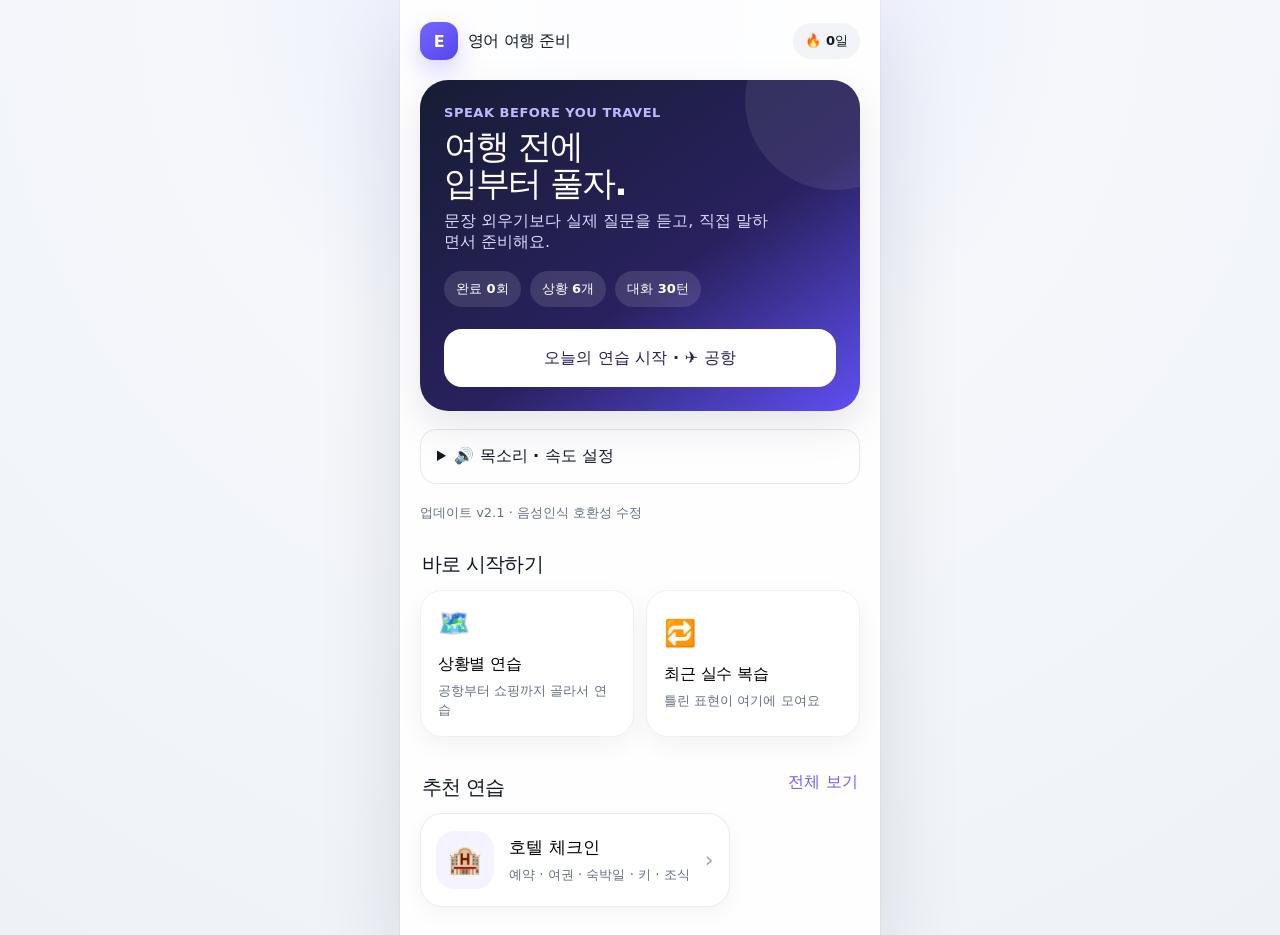
<file: index.html>
<!doctype html>
<html lang="ko">
<head>
  <meta charset="UTF-8" />
  <meta name="viewport" content="width=device-width, initial-scale=1, viewport-fit=cover" />
  <meta name="theme-color" content="#101828" />
  <meta name="description" content="여행 상황을 듣고 직접 말하며 연습하는 초보자용 여행 영어 앱" />
  <link rel="manifest" href="./manifest.webmanifest" />
  <link rel="apple-touch-icon" href="./public/icon-192.png" />
  <link rel="stylesheet" href="./src/styles.css" />
  <title>영어 여행 준비</title>
</head>
<body>
  <main id="app" aria-live="polite"></main>
  <script type="module" src="./src/app.js"></script>
</body>
</html>
</file>
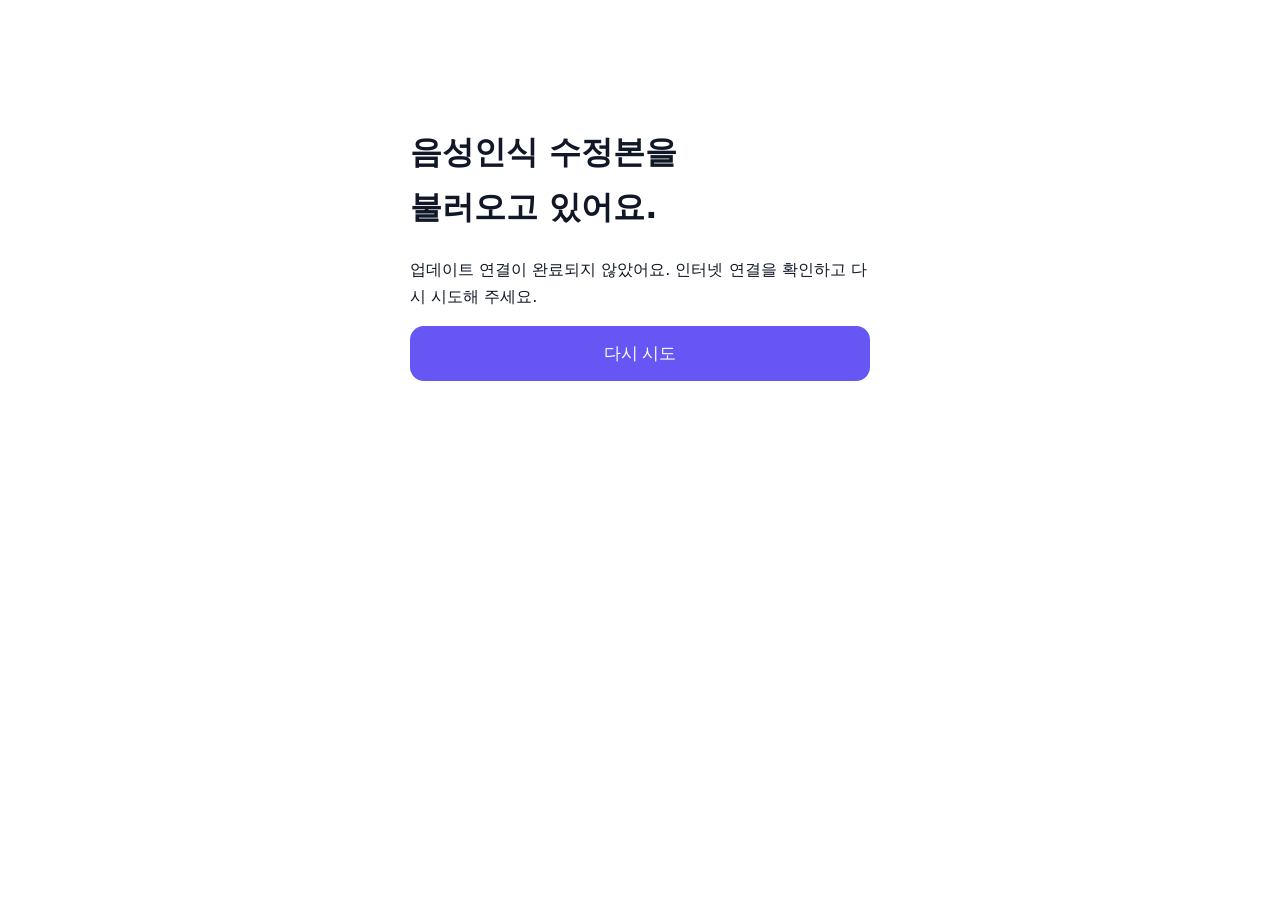
<file: update.html>
<!doctype html>
<html lang="ko"><meta charset="utf-8"><meta name="viewport" content="width=device-width,initial-scale=1">
<title>영어 여행 준비 · 업데이트</title>
<style>body{font-family:system-ui,sans-serif;max-width:460px;margin:80px auto;padding:24px;line-height:1.7;color:#101828}button{background:#6656f4;color:white;border:0;border-radius:14px;padding:16px;font-size:17px;width:100%}</style>
<h1>음성인식 수정본을<br>불러오고 있어요.</h1><p id="status" role="status">학습 기록은 그대로 유지돼요. 잠시만 기다려 주세요.</p><button id="retry" hidden>다시 시도</button>
<script>
const statusText=document.querySelector('#status');
document.querySelector('#retry').onclick=()=>location.reload();
function activated(worker){return new Promise((resolve,reject)=>{
 const timer=setTimeout(()=>finish(new Error('timeout')),25000);
 function finish(error){clearTimeout(timer);worker.removeEventListener('statechange',check);error?reject(error):resolve();}
 function check(){if(worker.state==='activated')finish();if(worker.state==='redundant')finish(new Error('install'));}
 worker.addEventListener('statechange',check);check();
});}
(async()=>{
 try{
  if('serviceWorker' in navigator){
   const registration=await navigator.serviceWorker.register('./sw.js',{updateViaCache:'none'});
   await registration.update();
   const incoming=registration.installing||registration.waiting;
   if(incoming)await activated(incoming);
   await navigator.serviceWorker.ready;
  }
  location.replace('./?v=2.1');
 }catch{
  statusText.textContent='업데이트 연결이 완료되지 않았어요. 인터넷 연결을 확인하고 다시 시도해 주세요.';
  document.querySelector('#retry').hidden=false;
 }
})();
</script></html>
</file>
<file: src/styles.css>
:root {
  font-family: Inter, Pretendard, "Noto Sans KR", system-ui, -apple-system, BlinkMacSystemFont, "Segoe UI", sans-serif;
  color: #101828;
  background: #eef2f7;
  font-synthesis: none;
  --ink: #101828;
  --muted: #667085;
  --line: #e4e7ec;
  --surface: #ffffff;
  --brand: #6d5dfc;
  --brand-2: #22c55e;
  --danger: #ef4444;
  --warning: #f59e0b;
  --shadow: 0 16px 40px rgba(16, 24, 40, .10);
}
* { box-sizing: border-box; }
html, body { min-height: 100%; }
body { margin: 0; background: radial-gradient(circle at top, #e8e9ff 0, #f5f7fb 38%, #eef2f7 100%); }
button { font: inherit; }
button, [role="button"] { -webkit-tap-highlight-color: transparent; }
#app { min-height: 100dvh; }
.app-shell {
  width: min(100%, 480px);
  min-height: 100dvh;
  margin: 0 auto;
  background: rgba(255,255,255,.92);
  position: relative;
  overflow: hidden;
  box-shadow: 0 0 0 1px rgba(16,24,40,.03), 0 32px 80px rgba(16,24,40,.12);
}
.screen { padding: max(22px, env(safe-area-inset-top)) 20px max(28px, env(safe-area-inset-bottom)); min-height: 100dvh; }
.topbar { display:flex; align-items:center; justify-content:space-between; gap:12px; margin-bottom:20px; }
.logo { display:flex; align-items:center; gap:10px; font-weight:900; letter-spacing:-.04em; }
.logo-mark { width:38px; height:38px; border-radius:13px; display:grid; place-items:center; background:linear-gradient(145deg,#7667ff,#5646ee); color:white; box-shadow:0 10px 24px rgba(109,93,252,.28); }
.icon-button { width:48px; height:48px; border:0; border-radius:16px; background:#f2f4f7; cursor:pointer; font-size:20px; }
.eyebrow { color:var(--brand); font-weight:800; font-size:13px; letter-spacing:.04em; margin:0 0 8px; }
h1,h2,h3,p { margin-top:0; }
h1 { margin-bottom:10px; font-size:34px; line-height:1.08; letter-spacing:-.055em; }
h2 { font-size:26px; letter-spacing:-.045em; }
.muted { color:var(--muted); line-height:1.55; }
.hero { padding:25px 24px 24px; border-radius:28px; color:white; background:linear-gradient(145deg,#171d34 0%,#29215f 58%,#604ff4 100%); box-shadow:var(--shadow); position:relative; overflow:hidden; }
.hero::after { content:""; position:absolute; width:180px; height:180px; border-radius:50%; background:rgba(255,255,255,.08); right:-65px; top:-70px; }
.hero h1 { max-width:300px; position:relative; z-index:1; }
.hero p { color:#dcd9ff; max-width:330px; position:relative; z-index:1; }
.stat-row { display:flex; gap:9px; margin:18px 0 0; flex-wrap:wrap; }
.stat-chip { padding:9px 12px; border-radius:999px; background:rgba(255,255,255,.12); backdrop-filter:blur(6px); font-size:13px; font-weight:750; }
.primary-button { width:100%; min-height:58px; border:0; border-radius:18px; background:linear-gradient(135deg,#7464ff,#5a49ef); color:white; font-weight:850; cursor:pointer; box-shadow:0 12px 26px rgba(90,73,239,.26); padding:14px 18px; }
.hero .primary-button { margin-top:22px; background:white; color:#251f59; box-shadow:none; position:relative; z-index:1; }
.secondary-button { width:100%; min-height:52px; border:1px solid var(--line); border-radius:16px; background:white; color:var(--ink); font-weight:800; cursor:pointer; padding:12px 16px; }
.section-head { display:flex; align-items:end; justify-content:space-between; margin:27px 2px 12px; gap:12px; }
.section-head h2 { margin:0; font-size:20px; }
.text-button { border:0; background:transparent; color:var(--brand); font-weight:800; cursor:pointer; padding:8px 0; }
.quick-grid { display:grid; grid-template-columns:1fr 1fr; gap:12px; }
.quick-card { text-align:left; min-height:126px; border:1px solid #edf0f4; background:white; border-radius:22px; padding:17px; cursor:pointer; box-shadow:0 8px 24px rgba(16,24,40,.05); }
.quick-icon { font-size:26px; display:block; margin-bottom:16px; }
.quick-card strong { display:block; font-size:16px; margin-bottom:5px; letter-spacing:-.02em; }
.quick-card small { color:var(--muted); line-height:1.3; }
.scenario-list { display:grid; gap:12px; }
.scenario-card { min-height:94px; display:flex; align-items:center; gap:15px; padding:15px; border:1px solid #eaecf0; border-radius:22px; background:white; text-align:left; cursor:pointer; box-shadow:0 7px 22px rgba(16,24,40,.04); }
.scenario-emoji { width:58px; height:58px; border-radius:18px; display:grid; place-items:center; font-size:27px; background:#f5f3ff; flex:0 0 auto; }
.scenario-copy { flex:1; }
.scenario-copy strong { display:block; font-size:17px; margin-bottom:5px; }
.scenario-copy small { color:var(--muted); }
.chevron { font-size:22px; color:#98a2b3; }
.practice-screen { display:flex; flex-direction:column; min-height:100dvh; }
.practice-header { display:grid; grid-template-columns:48px 1fr 48px; align-items:center; gap:10px; }
.practice-title { text-align:center; }
.practice-title strong { display:block; font-size:15px; }
.practice-title span { color:var(--muted); font-size:12px; }
.progress-dots { display:flex; justify-content:center; gap:7px; margin:16px 0 8px; }
.dot { width:26px; height:6px; border-radius:99px; background:#e4e7ec; }
.dot.done { background:#7c6cff; }
.speaker-zone { text-align:center; padding:25px 8px 12px; }
.speaker-avatar { width:82px; height:82px; margin:0 auto 14px; border-radius:28px; display:grid; place-items:center; font-size:35px; background:linear-gradient(145deg,#f1efff,#e5e0ff); box-shadow:0 10px 26px rgba(109,93,252,.14); }
.speaker-zone h2 { font-size:22px; margin-bottom:7px; }
.wave { height:26px; display:flex; align-items:center; justify-content:center; gap:4px; margin:13px 0; }
.wave span { width:4px; border-radius:99px; background:#8b7fff; animation:bounce 1.1s ease-in-out infinite; }
.wave span:nth-child(1){height:9px}.wave span:nth-child(2){height:18px;animation-delay:.1s}.wave span:nth-child(3){height:24px;animation-delay:.2s}.wave span:nth-child(4){height:15px;animation-delay:.3s}.wave span:nth-child(5){height:8px;animation-delay:.4s}
@keyframes bounce { 0%,100%{transform:scaleY(.65);opacity:.6} 50%{transform:scaleY(1.15);opacity:1} }
.reveal-card { padding:14px 16px; border:1px solid var(--line); border-radius:16px; background:#f8fafc; margin:8px 0; line-height:1.45; }
.reveal-card.korean { background:#fffbeb; border-color:#fde7b0; }
.listen-area { margin-top:auto; padding-top:14px; }
.mic-wrap { text-align:center; margin:8px 0 18px; }
.mic-button { width:124px; height:124px; border:0; border-radius:50%; color:white; background:linear-gradient(145deg,#7767ff,#5647ea); box-shadow:0 20px 42px rgba(86,71,234,.34), inset 0 0 0 10px rgba(255,255,255,.08); cursor:pointer; font-size:42px; transition:transform .15s ease, box-shadow .15s ease; }
.mic-button:active { transform:scale(.96); }
.mic-button.listening { animation:pulse 1.2s ease-in-out infinite; background:linear-gradient(145deg,#ef476f,#d62e59); }
@keyframes pulse { 50% { box-shadow:0 0 0 18px rgba(239,71,111,.14), 0 20px 42px rgba(214,46,89,.28); } }
.mic-label { margin-top:12px; font-weight:850; }
.help-grid { display:grid; grid-template-columns:1fr 1fr; gap:9px; }
.help-button { min-height:50px; border:1px solid var(--line); border-radius:15px; background:white; font-weight:750; color:#344054; cursor:pointer; }
.transcript { margin:12px 0; padding:13px 15px; border-radius:15px; background:#f2f4f7; color:#344054; font-size:14px; }
.feedback { margin:14px 0; padding:18px; border-radius:20px; border:1px solid var(--line); background:white; box-shadow:0 8px 24px rgba(16,24,40,.05); }
.feedback-head { display:flex; align-items:center; gap:10px; margin-bottom:9px; font-size:19px; font-weight:900; }
.feedback.pass { border-color:#b7ebc5; background:#f1fff5; }
.feedback.almost { border-color:#fde2a7; background:#fffbeb; }
.feedback.retry { border-color:#fecaca; background:#fff5f5; }
.natural { margin-top:12px; padding:12px 14px; background:rgba(255,255,255,.72); border-radius:13px; font-weight:750; }
.error-box { margin:12px 0; padding:15px; border-radius:16px; background:#fff1f2; color:#9f1239; border:1px solid #fecdd3; line-height:1.45; }
.complete-card { margin:auto 0; padding:30px 22px; border-radius:28px; text-align:center; background:linear-gradient(160deg,#effcf3,#f6f4ff); border:1px solid #dfe8e2; }
.complete-icon { font-size:58px; margin-bottom:14px; }
.review-list { display:grid; gap:12px; }
.review-card { border:1px solid var(--line); border-radius:20px; padding:16px; background:#fff; }
.review-meta { color:var(--muted); font-size:12px; margin-bottom:12px; }
.review-answer { background:#f5f3ff; padding:12px; border-radius:14px; margin-top:8px; font-weight:750; }
.review-speak { width:48px; height:48px; float:right; border:0; border-radius:15px; background:#f2f0ff; cursor:pointer; }
.empty { text-align:center; padding:60px 20px; color:var(--muted); }
.install-banner { margin-top:12px; padding:12px 14px; border:1px dashed #a9a1ff; border-radius:16px; display:flex; gap:10px; align-items:center; background:#f8f7ff; }
.install-banner button { margin-left:auto; border:0; border-radius:12px; background:#6656f4; color:#fff; padding:9px 12px; font-weight:800; cursor:pointer; }
@media (max-width:360px){ .screen{padding-left:15px;padding-right:15px}.quick-grid{grid-template-columns:1fr}.mic-button{width:112px;height:112px} h1{font-size:31px} }
@media (prefers-reduced-motion: reduce) { *,*::before,*::after { animation-duration:.001ms !important; animation-iteration-count:1 !important; transition-duration:.001ms !important; } }
/* v2 voice controls retain the original mobile layout. */
.question-nav{display:grid;grid-template-columns:1fr 1fr;gap:10px;margin:18px 0}
.question-nav button{font-size:15px;padding:15px 8px}
button:disabled{opacity:.45;cursor:not-allowed}
.recording-playback{padding:18px;border-radius:20px;background:#f0edff;margin:16px 0}
.recording-playback audio{display:block;width:100%;margin:12px 0}
.recording-playback small,.small-note{font-size:13px;line-height:1.65;color:#667085}
.voice-settings{margin:18px 0;padding:16px;border:1px solid #e4e7ec;border-radius:16px;text-align:left}
.voice-settings summary{cursor:pointer;font-weight:700}
.voice-settings label{display:block;font-size:14px;margin:14px 0}
.voice-settings select{display:block;width:100%;max-width:100%;padding:12px;margin-top:6px;border:1px solid #d0d5dd;border-radius:10px;background:white;color:#101828;font:inherit}
.dot.current{outline:2px solid #7c67f5;outline-offset:3px}
.transcript[hidden]{display:none}
.complete-card .secondary-button{margin-top:12px}
.feedback .muted{line-height:1.75}
.practice-screen{padding-bottom:calc(32px + env(safe-area-inset-bottom))}
</file>
